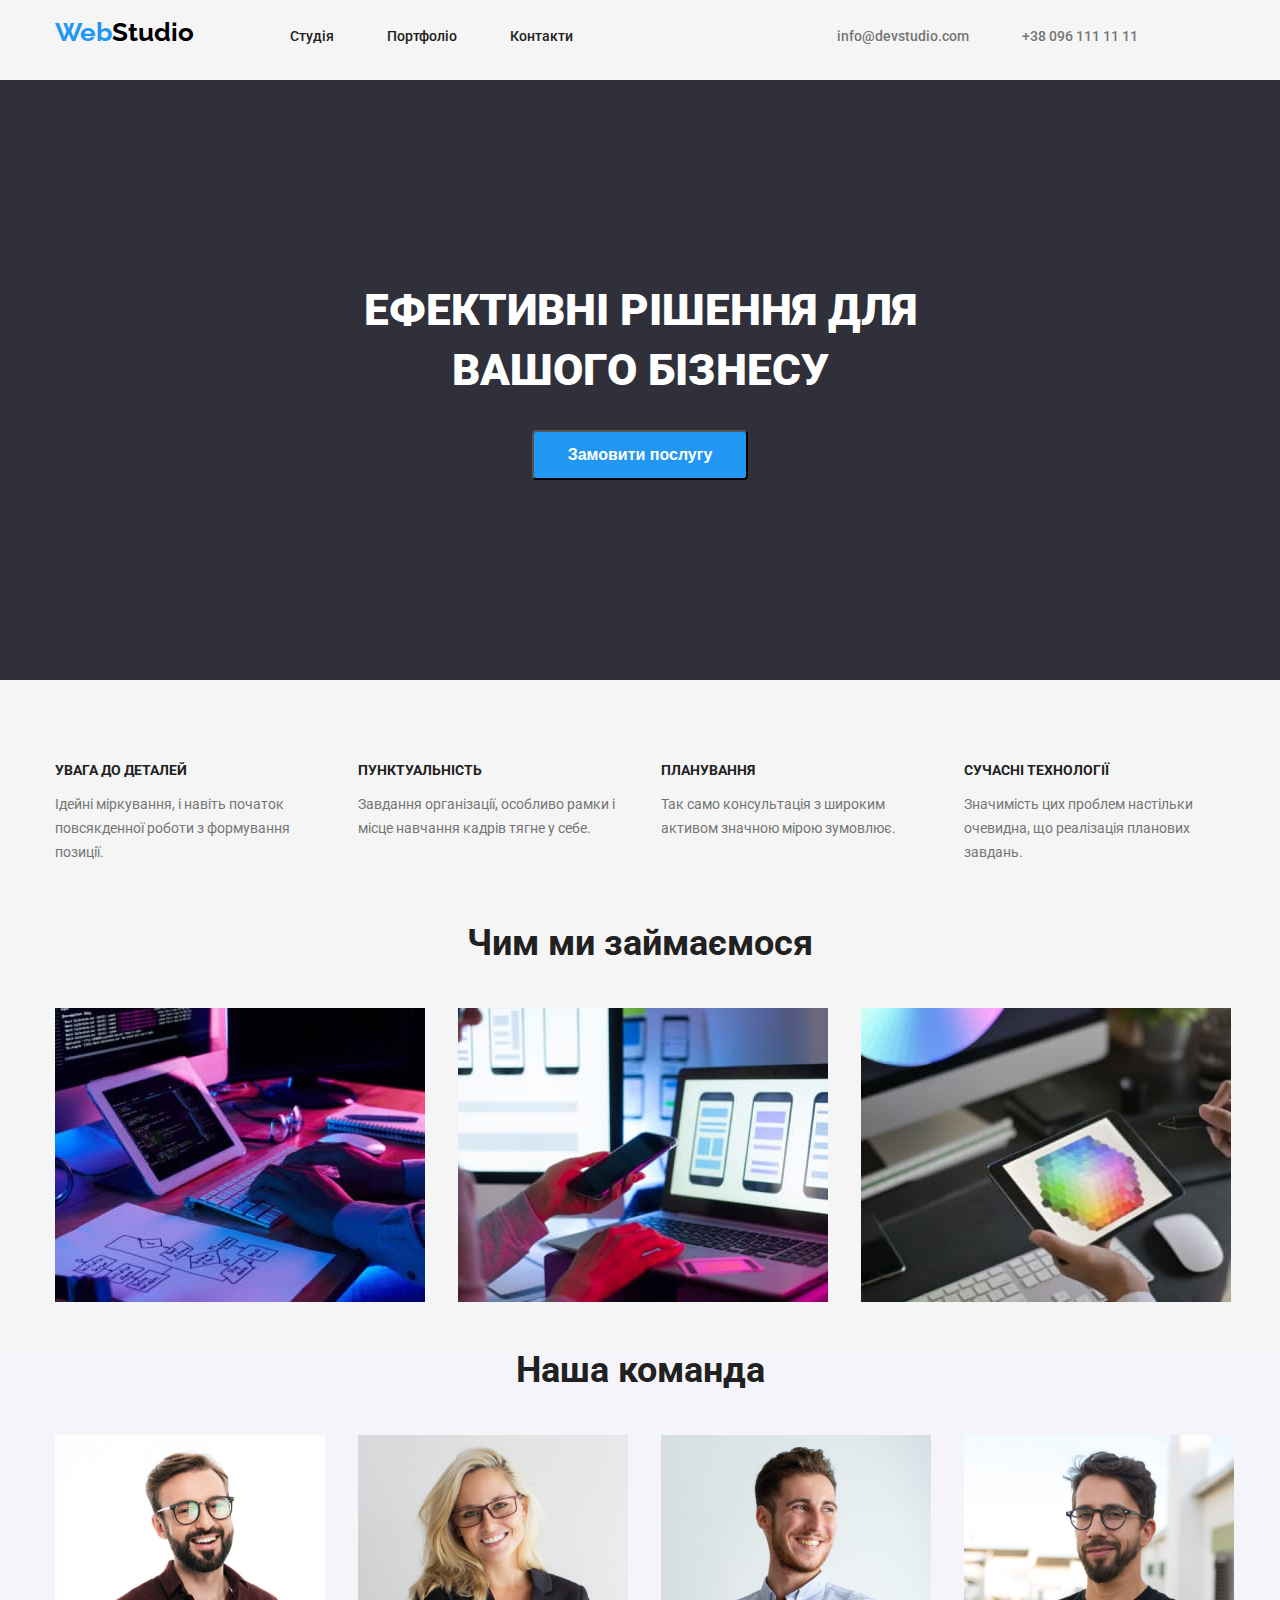
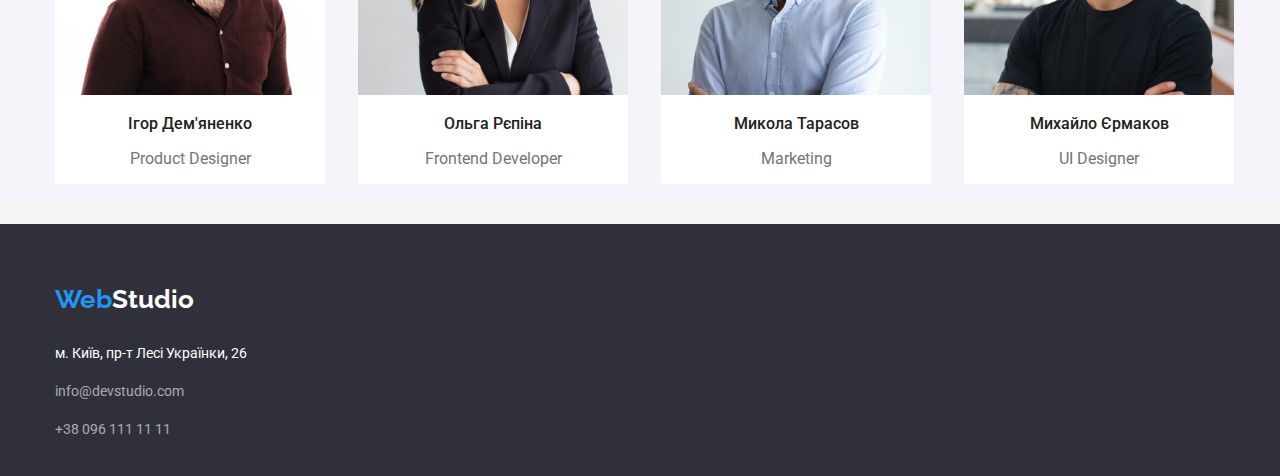
<file: index.html>
<!DOCTYPE html>
<html lang="en">
  <head>
    <meta charset="UTF-8" />
    <meta http-equiv="X-UA-Compatible" content="IE=edge" />
    <meta name="viewport" content="width=device-width, initial-scale=1.0" />
    <link rel="preconnect" href="https://fonts.googleapis.com" />
    <link rel="preconnect" href="https://fonts.gstatic.com" crossorigin />
    <link
      href="https://fonts.googleapis.com/css2?family=Raleway:ital,wght@0,700;1,700&family=Roboto:ital,wght@0,400;0,500;0,700;0,900;1,400;1,500;1,700;1,900&display=swap"
      rel="stylesheet"
    />
    <link rel="stylesheet" href="./css/styles.css" />
    <title>Web Studio</title>
  </head>

  <body>
    <div class="header-container">
      <header class="header">
        <h1 class="logo">
          <a class="link" href="./index.html"><span>Web</span>Studio</a>
        </h1>
        <nav class="navbar">
          <ul class="list navbar-list">
            <li class="navbar-item">
              <a class="link" href="./index.html">Студія</a>
            </li>
            <li class="navbar-item">
              <a class="link" href="./portfolio.html">Портфоліо</a>
            </li>
            <li class="navbar-item"><a class="link" href="#">Контакти</a></li>
          </ul>
        </nav>
        <ul class="list contacts">
          <li class="header-email">
            <a class="link" href="mailto:info@devstudio.com"
              >info@devstudio.com</a
            >
          </li>
          <li class="header-phone">
            <a class="link" href="tell:+380961111111">+38 096 111 11 11</a>
          </li>
        </ul>
      </header>
    </div>
    <main class="main">
      <div class="order-container">
        <section class="section order">
          <h2 class="order-title">Замовити послугу</h2>
          <p class="order-text">Ефективні рішення для вашого бізнесу</p>
          <button class="btn order-btn" type="button">Замовити послугу</button>
        </section>
      </div>
      <div class="features-container">
        <section class="section features">
          <h2 class="features-title">What we do</h2>
          <ul class="list features-list">
            <li class="features-item">
              <h3 class="features-item-heading">УВАГА ДО ДЕТАЛЕЙ</h3>
              <p class="features-item_text">
                Ідейні міркування, і навіть початок повсякденної роботи з
                формування позиції.
              </p>
            </li>
            <li class="features-item">
              <h3 class="features-item-heading">ПУНКТУАЛЬНІСТЬ</h3>
              <p class="features-item_text">
                Завдання організації, особливо рамки і місце навчання кадрів
                тягне у себе.
              </p>
            </li>
            <li class="features-item">
              <h3 class="features-item-heading">ПЛАНУВАННЯ</h3>
              <p class="features-item_text">
                Так само консультація з широким активом значною мірою зумовлює.
              </p>
            </li>
            <li class="features-item last-item">
              <h3 class="features-item-heading">СУЧАСНІ ТЕХНОЛОГІЇ</h3>
              <p class="features-item_text">
                Значимість цих проблем настільки очевидна, що реалізація
                планових завдань.
              </p>
            </li>
          </ul>
        </section>
      </div>
      <div class="tasks-container">
        <section class="section tasks">
          <h2 class="tasks-heading">Чим ми займаємося</h2>
          <ul class="list tasks-list">
            <li class="tasks-item">
              <a class="link" href="#"
                ><img
                  src="./images/tasks/tasks-1.jpg"
                  alt="hackerman"
                  class="tasks-img"
                  width="370"
              /></a>
            </li>
            <li class="tasks-item">
              <a class="link" href="#"
                ><img
                  src="./images/tasks/tasks-2.jpg"
                  alt="hackerman-with-phone"
                  class="tasks-img"
                  width="370"
              /></a>
            </li>
            <li class="tasks-item">
              <a class="link" href="#"
                ><img
                  src="./images/tasks/tasks-3.jpg"
                  alt="hackerman-with-tablet"
                  class="tasks-img"
                  width="370"
              /></a>
            </li>
          </ul>
        </section>
      </div>
      <div class="team-container">
        <section class="section team">
          <h2 class="team-heading">Наша команда</h2>
          <ul class="list team-list">
            <li class="team-item">
              <img
                src="./images/team/team-1.jpg"
                alt="Photo of Ihor"
                class="team-img"
                width="270"
              />
              <p class="team-name">Ігор Дем'яненко</p>
              <p class="team-job">Product Designer</p>
            </li>
            <li class="team-item">
              <img
                src="./images/team/team-2.jpg"
                alt="Photo of Olga"
                class="team-img"
                width="270"
              />
              <p class="team-name">Ольга Рєпіна</p>
              <p class="team-job">Frontend Developer</p>
            </li>
            <li class="team-item">
              <img
                src="./images/team/team-3.jpg"
                alt="Photo of Mikola"
                class="team-img"
                width="270"
              />
              <p class="team-name">Микола Тарасов</p>
              <p class="team-job">Marketing</p>
            </li>
            <li class="team-item">
              <img
                src="./images/team/team-4.jpg"
                alt="Photo of Mikhailo"
                class="team-img"
                width="270"
              />
              <p class="team-name">Михайло Єрмаков</p>
              <p class="team-job">UI Designer</p>
            </li>
          </ul>
        </section>
      </div>
    </main>
    <div class="footer-container">
      <footer class="footer">
        <p class="logo footer-logo">
          <a class="link" href="./index.html"><span>Web</span>Studio</a>
        </p>
        <address class="footer-address">
          <p>м. Київ, пр-т Лесі Українки, 26</p>
          <p>
            <a class="link footer-link" href="mailto:info@devstudio.com"
              >info@devstudio.com</a
            >
          </p>
          <p>
            <a class="link footer-link" href="tel:+380961111111"
              >+38 096 111 11 11</a
            >
          </p>
        </address>
      </footer>
    </div>
  </body>
</html>
</file>
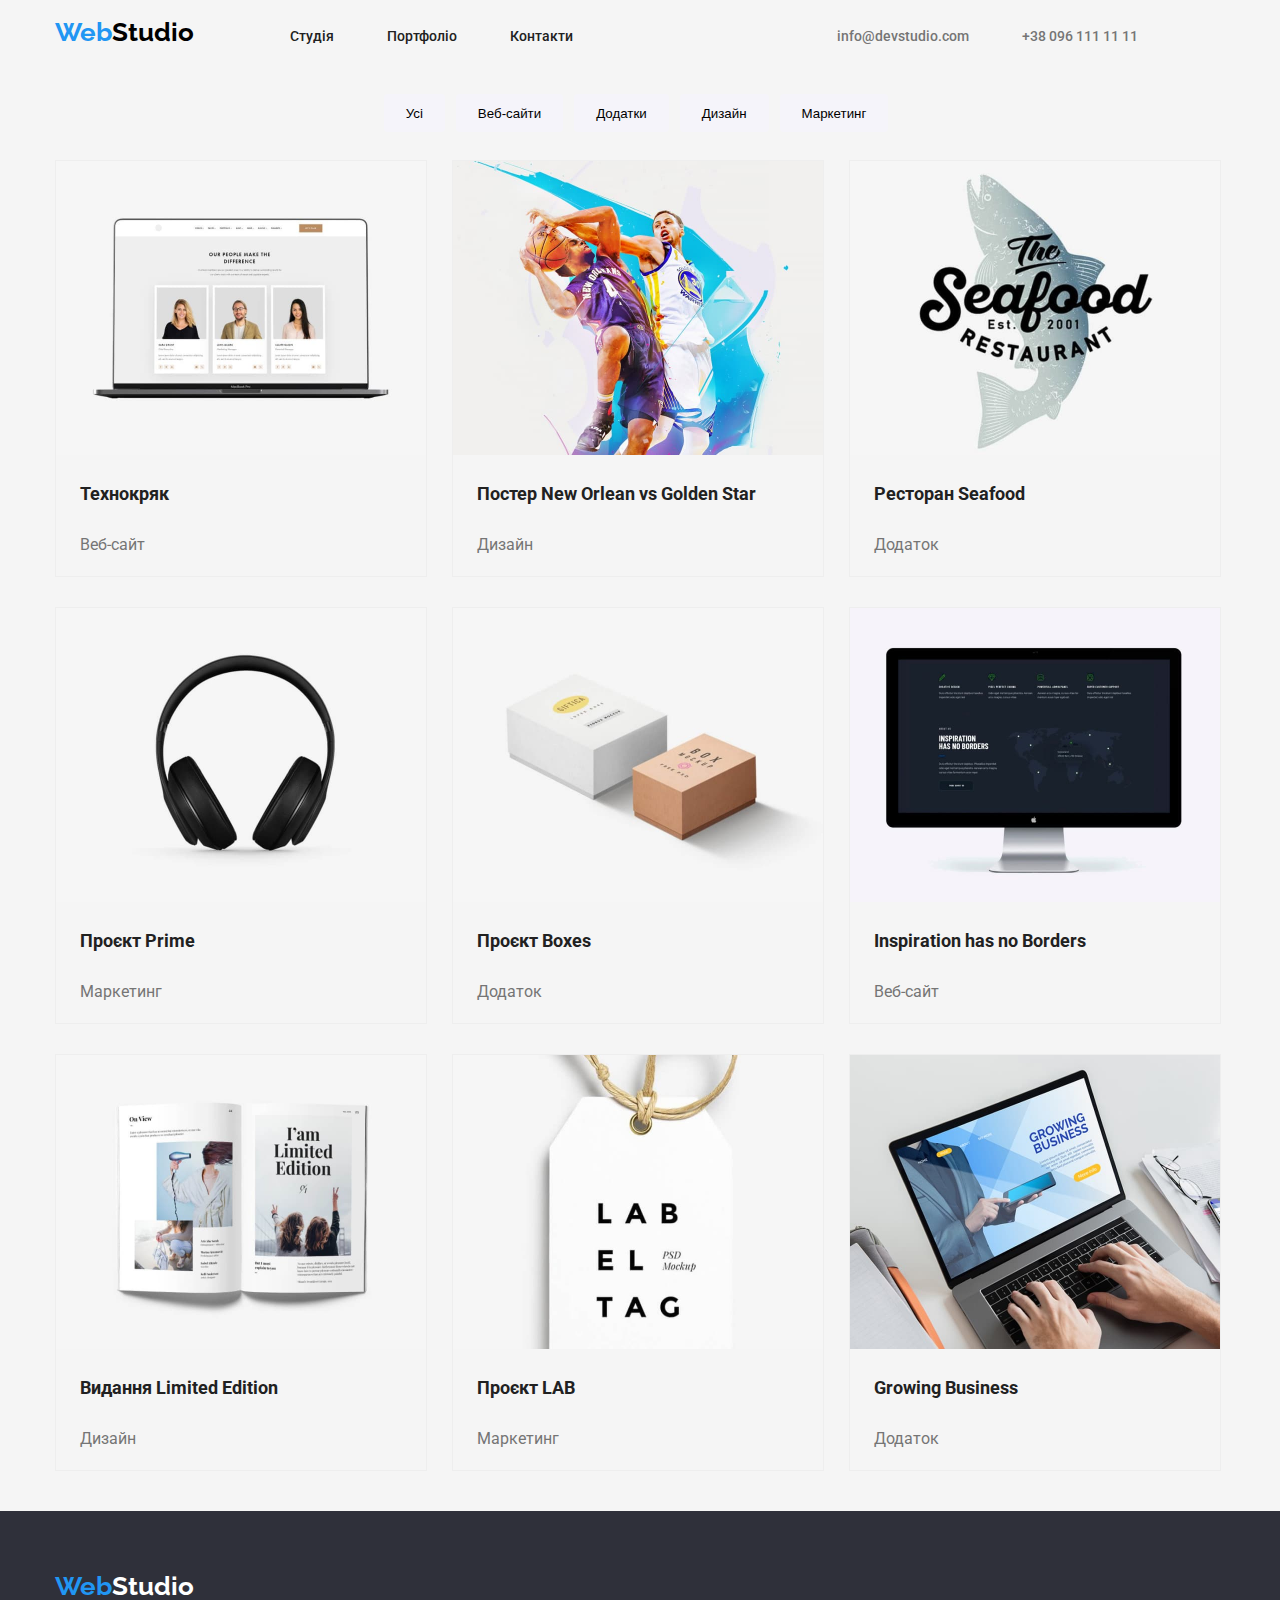
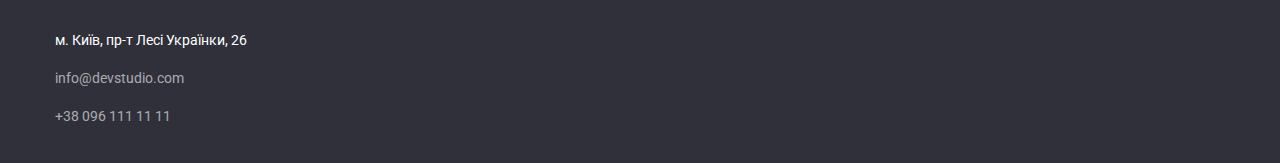
<file: portfolio.html>
<!DOCTYPE html>
<html lang="en">
  <head>
    <meta charset="UTF-8" />
    <meta http-equiv="X-UA-Compatible" content="IE=edge" />
    <meta name="viewport" content="width=device-width, initial-scale=1.0" />
    <link rel="preconnect" href="https://fonts.googleapis.com" />
    <link rel="preconnect" href="https://fonts.gstatic.com" crossorigin />
    <link
      href="https://fonts.googleapis.com/css2?family=Raleway:ital,wght@0,700;1,700&family=Roboto:ital,wght@0,400;0,500;0,700;0,900;1,400;1,500;1,700;1,900&display=swap"
      rel="stylesheet"
    />
    <link rel="stylesheet" href="./css/styles.css" />
    <title>Portfolio</title>
  </head>

  <body>
		<div class="header-container">
			<header class="header">
				<h1 class="logo"><a class="link" href="./index.html"><span>Web</span>Studio</a></h1>
				<nav class="navbar">
					<ul class="list navbar-list">
						<li class="navbar-item"><a class="link" href="./index.html">Студія</a></li>
						<li class="navbar-item"><a class="link" href="./portfolio.html">Портфоліо</a></li>
						<li class="navbar-item"><a class="link" href="#">Контакти</a></li>
					</ul>
				</nav>
				<ul class="list contacts">
					<li class="header-email"><a class="link" href="mailto:info@devstudio.com">info@devstudio.com</a></li>
					<li class="header-phone"><a class="link" href="tell:+380961111111">+38 096 111 11 11</a></li>
				</ul>
			</header>
		</div>
    <main>
      <section class="section projects">
        <ul class="list projects-sort-list">
					<li class="projects-sort-item"><button type="button" class="btn projects-sort-btn">Усі</button></li>
					<li class="projects-sort-item"><button type="button" class="btn projects-sort-btn">Веб-сайти</button></li>
					<li class="projects-sort-item"><button type="button" class="btn projects-sort-btn">Додатки</button></li>
					<li class="projects-sort-item"><button type="button" class="btn projects-sort-btn">Дизайн</button></li>
					<li class="projects-sort-item"><button type="button" class="btn projects-sort-btn">Маркетинг</button></li>
				</ul>
				<ul class="list projects-card-list">
					<li class="projects-card-item">
						<div class="projects-card">
							<img src="./images/projects/projects-0.jpg" width="370px" width="370px" alt="Веб-сайт" class="projects-card-image">
							<div class="projects-card-text">
								<p class="projects-card-name">Технокряк</p>
								<p class="projects-card-type">Веб-сайт</p>
							</div>
						</div>
					</li>
					<li class="projects-card-item">
						<div class="projects-card">
							<img src="./images/projects/projects-1.jpg" width="370px" alt="Постер" class="projects-card-image">
							<div class="projects-card-text">
								<p class="projects-card-name">Постер New Orlean vs Golden Star</p>
								<p class="projects-card-type">Дизайн</p>
							</div>
						</div>
					</li>
					<li class="projects-card-item">
						<div class="projects-card">
							<img src="./images/projects/projects-2.jpg" width="370px" alt="Додаток" class="projects-card-image">
							<div class="projects-card-text">
								<p class="projects-card-name">Ресторан Seafood</p>
								<p class="projects-card-type">Додаток</p>
							</div>
						</div>
					</li>
					<li class="projects-card-item">
						<div class="projects-card">
							<img src="./images/projects/projects-3.jpg" width="370px" alt="Маркетинг" class="projects-card-image">
							<div class="projects-card-text">
								<p class="projects-card-name">Проєкт Prime</p>
								<p class="projects-card-type">Маркетинг</p>
							</div>
						</div>
					</li>
					<li class="projects-card-item">
						<div class="projects-card">
							<img src="./images/projects/projects-4.jpg" width="370px" alt="Додаток" class="projects-card-image">
							<div class="projects-card-text">
								<p class="projects-card-name">Проєкт Boxes</p>
								<p class="projects-card-type">Додаток</p>
							</div>
						</div>
					</li>
					<li class="projects-card-item">
						<div class="projects-card">
							<img src="./images/projects/projects-5.jpg" width="370px" alt="Веб-сайт" class="projects-card-image">
							<div class="projects-card-text">
								<p class="projects-card-name">Inspiration has no Borders</p>
								<p class="projects-card-type">Веб-сайт</p>
							</div>
						</div>
					</li>
					<li class="projects-card-item">
						<div class="projects-card">
							<img src="./images/projects/projects-6.jpg" width="370px" alt="Дизайн" class="projects-card-image">
							<div class="projects-card-text">
								<p class="projects-card-name">Видання Limited Edition</p>
								<p class="projects-card-type">Дизайн</p>
							</div>
						</div>
					</li>
					<li class="projects-card-item">
						<div class="projects-card">
							<img src="./images/projects/projects-7.jpg" width="370px" alt="Маркетинг" class="projects-card-image">
							<div class="projects-card-text">
								<p class="projects-card-name">Проєкт LAB</p>
								<p class="projects-card-type">Маркетинг</p>
							</div>
						</div>
					</li>
					<li class="projects-card-item">
						<div class="projects-card">
							<img src="./images/projects/projects-8.jpg" width="370px" alt="Додаток" class="projects-card-image">
							<div class="projects-card-text">
								<p class="projects-card-name">Growing Business</p>
								<p class="projects-card-type">Додаток</p>
							</div>
						</div>
					</li>
				</ul>
      </section>
    </main>
    <div class="footer-container">
			<footer class="footer">
				<p class="logo footer-logo"><a class="link" href="./index.html"><span>Web</span>Studio</a></p>
				<address class="footer-address">
					<p>м. Київ, пр-т Лесі Українки, 26</p>
					<p><a class="link footer-link" href="mailto:info@devstudio.com">info@devstudio.com</a></p>
					<p><a class="link footer-link" href="tel:+380961111111">+38 096 111 11 11</a></p>
				</address>
			</footer>
		</div>
  </body>
</html>
</file>
<file: css/styles.css>
body {
	/* max-width: 1600px; */
	/* max-width: device-width; */
	margin: 0 auto;
	padding: 0;
	font-family: "Roboto", sans-serif;
	font-style: normal;
	font-weight: 500;
	font-size: 14px;
	line-height: 16px;
	background-color: #F5F5F5;
	color: #212121;
}
.link {
	text-decoration: none;
	color: inherit;
}
.list, 
.list li {
	list-style: none;
	padding-left: 0;
	display: inline-block;
}
.header,
.section,
.footer {
	max-width: 1170px;
	margin: 0 auto;
}
.header {
	height: 80px;
}
.header > * {
	display: inline-block;
}
.logo {
	font-family: "Raleway", sans-serif;
	font-weight: 700;
	font-size: 26px;
	line-height: 31px;
	color: #000;
	margin-right: 93px;
}
.logo span {
	color: #2196F3
}
.link:hover,
.link:focus {
	color: #2196F3;

}
.navbar li {
margin-right: 50px;
}
.contacts {
	margin-left: 18%;
	color: #757575;
}
.header-phone {
	margin-left: 50px;
}
.order-container {
	background-color: #2F303A;
}
.order {
	height: 600px;
	text-align: center;
	vertical-align: middle;
}
.order-title {
	display: none;
}
.order-text {
	width: 696px;
	height: 120px;
	margin: auto;
	padding-top: 200px;
	font-weight: 900;
	font-size: 44px;
	line-height: 60px;
	text-transform: uppercase;
	color: #FFF;
}
.btn {
	cursor: pointer;
}
.order-btn {
	margin-top: 30px;
	width: 216px;
	height: 50px;
	border-radius: 4px;
	background: #2196F3;
	color: #FFF;
	font-weight: 700;
	font-size: 16px;
	line-height: 30px;
}
.features-title {
	display: none;
}
.features-item {
	width: 270px;
	vertical-align: top;
	margin-right: 30px;
	padding-top: 54px;
}
.features-item:last-child {
	margin-right: -30px;
}
.features-item-heading {
	font-weight: 700;
	font-size: 14px;
	line-height: 16px;
}
.features-item_text {
	font-weight: 400;
	font-size: 14px;
	line-height: 24px;
	color: #757575;
}
.tasks-heading,
.team-heading {
	font-weight: 700;
	font-size: 36px;
	line-height: 42px;
	text-align: center;
}
.tasks-item {
	margin-right: 30px;
}
.tasks-item:last-child {
	margin-right: -30px;
}
.team-container {
	background-color: #F5F4FA;
}
.team-item {
	background: #FFFFFF;
	margin-right: 30px;
	text-align: center;
}
.team-item:last-child {
	margin-right: -30px;
}
.team-name {
	font-size: 16px;
	line-height: 19px;
}
.team-job {
	font-weight: 400;
	font-size: 16px;
	line-height: 19px;
	color: #757575;
}
.footer-container {
	background-color: #2F303A;
}
.footer {
	height: 252px;
}
.footer-logo {
	color: #fff;
	padding-top: 60px;
}
.footer-address {
	font-weight: 400;
	font-size: 14px;
	line-height: 24px;
	color: #FFFFFF;
	font-style: normal;

}
.footer-link {
	color: rgba(255, 255, 255, 0.6);
}
.projects {
	background: #F5F5F5;
}
.projects-sort-list {
	text-align: center;
	width: 1170px;
}
.projects-sort-btn {
	/* width: 125px; */
	height: 38px;
	background: #F5F4FA;
	border-radius: 4px;
	border: 0;
	padding: 0 22px;
}
.projects-sort-btn:hover,
.projects-sort-btn:focus {
	background: #2196F3;
	box-shadow: 0px 3px 1px rgba(0, 0, 0, 0.1), 0px 1px 2px rgba(0, 0, 0, 0.08), 0px 2px 2px rgba(0, 0, 0, 0.12);
	color: #FFF;
}
.projects-sort-item {
	margin-right: 8px;
}
.projects-card-item {
	border: 1px solid #EEEEEE

}
.projects-card-item:nth-child(2),
.projects-card-item:nth-child(5),
.projects-card-item:nth-child(8) {
	margin-left: 22px;
	margin-right: 22px;
}
.projects-card-item:nth-child(4),
.projects-card-item:nth-child(5),
.projects-card-item:nth-child(6) {
	margin-top: 30px;
	margin-bottom: 30px;
}
.projects-card-name {
	font-weight: 700;
	font-size: 18px;
	line-height: 36px;
	margin-left: 24px;
}
.projects-card-type {
	font-weight: 400;
	font-size: 16px;
	line-height: 30px;
	color: #757575;
	margin-left: 24px;
}
</file>
